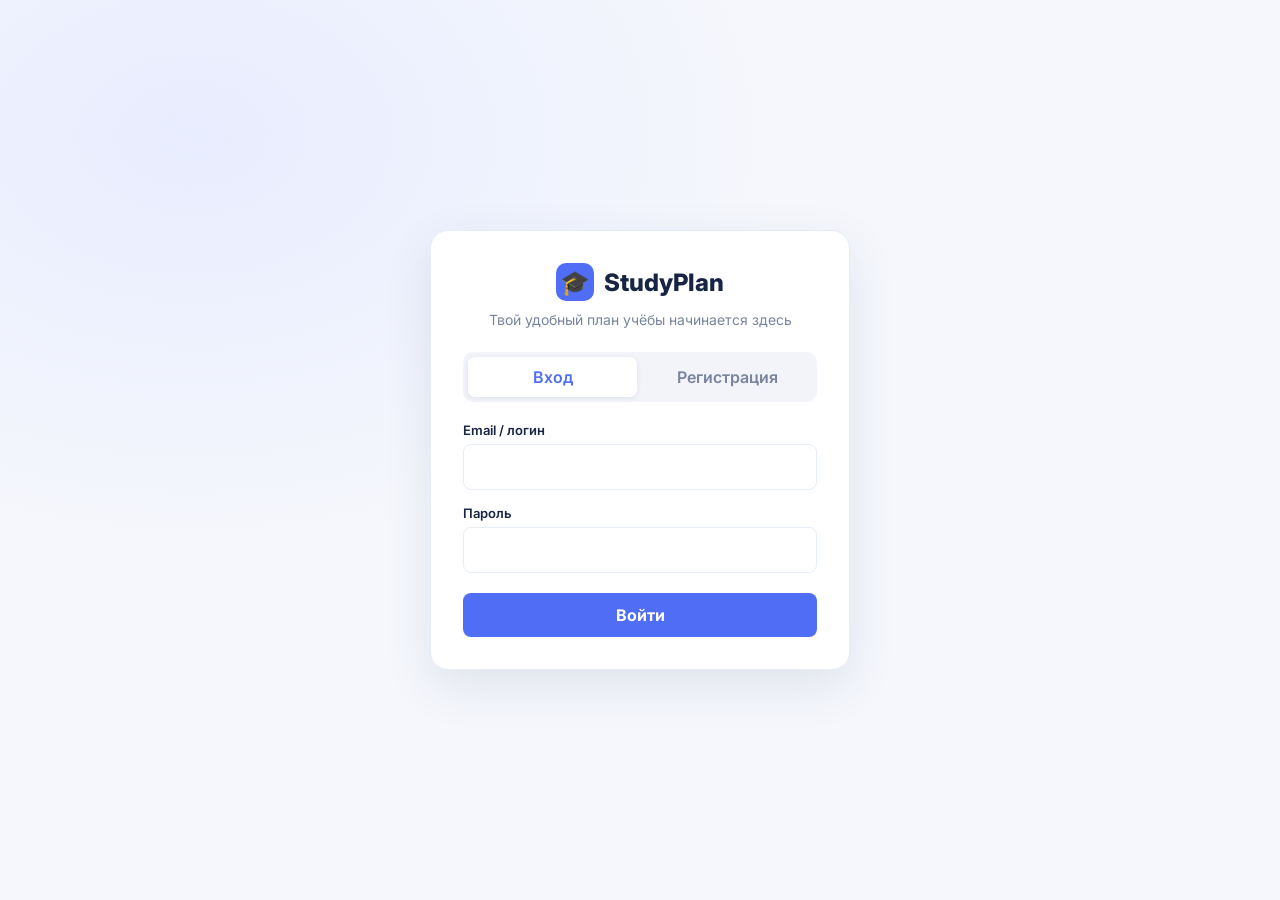
<file: index.html>
<!DOCTYPE html>
<html lang="ru">
<head>
    <meta charset="UTF-8">
    <meta name="viewport" content="width=device-width, initial-scale=1.0">
    <title>StudyPlan — Студенческий Дашборд</title>
    <link rel="preconnect" href="https://fonts.googleapis.com">
    <link rel="preconnect" href="https://fonts.gstatic.com" crossorigin>
    <link href="https://fonts.googleapis.com/css2?family=Inter:wght@400;500;600;700;800&display=swap" rel="stylesheet">
    <style>
        :root {
            --navy: #18233b;
            --blue: #4f6df5;
            --blue-hover: #3b58e0;
            --blue-light: #edf1ff;
            --text: #172443;
            --muted: #78849d;
            --border: #e7edf7;
            --background: #f5f7fc;
            --white: #ffffff;
            --green: #13a77c;
            --green-light: #dff8ee;
            --purple: #8257e8;
            --purple-light: #eee8ff;
            --orange: #e89a27;
            --orange-light: #fff0d9;
            --red: #d74444;
            --red-light: #ffebeb;
            --shadow: 0 4px 15px rgba(35, 57, 100, 0.04);
            --radius: 14px;
        }

        * {
            box-sizing: border-box;
            margin: 0;
            padding: 0;
        }

        body {
            font-family: 'Inter', -apple-system, BlinkMacSystemFont, sans-serif;
            background: var(--background);
            color: var(--text);
            font-size: 14px;
            line-height: 1.5;
            min-height: 100vh;
        }

        button, input, select {
            font: inherit;
        }

        button {
            cursor: pointer;
            border: none;
            background: none;
        }

        .app {
            display: flex;
            min-height: 100vh;
        }

        /* Sidebar */
        .sidebar {
            width: 245px;
            background: linear-gradient(180deg, #202e4e, #18233b);
            color: white;
            padding: 28px 16px;
            display: flex;
            flex-direction: column;
            flex-shrink: 0;
            position: sticky;
            top: 0;
            height: 100vh;
            overflow-y: auto;
        }

        .brand {
            font-size: 22px;
            font-weight: 800;
            color: white;
            text-decoration: none;
            margin: 0 8px 36px;
            display: flex;
            align-items: center;
            gap: 10px;
        }

        .brand-icon {
            background: var(--blue);
            width: 34px;
            height: 34px;
            border-radius: 8px;
            display: grid;
            place-items: center;
            font-size: 18px;
        }

        .navigation {
            display: flex;
            flex-direction: column;
            gap: 6px;
        }

        .nav-link {
            color: #c2cce2;
            text-decoration: none;
            display: flex;
            align-items: center;
            gap: 12px;
            padding: 12px 14px;
            border-radius: 10px;
            font-size: 14px;
            font-weight: 500;
            transition: all 0.2s;
        }

        .nav-link:hover, .nav-link.active {
            background: rgba(255, 255, 255, 0.12);
            color: white;
        }

        .nav-link.active {
            font-weight: 600;
            background: var(--blue);
        }

        .nav-icon {
            font-size: 16px;
            width: 20px;
            text-align: center;
        }

        .sidebar-card {
            margin-top: auto;
            background: rgba(255, 255, 255, 0.06);
            border-radius: 12px;
            padding: 16px;
            text-align: center;
            border: 1px solid rgba(255, 255, 255, 0.08);
        }

        .sidebar-card p {
            color: #d3dcf0;
            font-size: 12px;
            line-height: 1.5;
        }

        .sidebar-illustration {
            font-size: 42px;
            margin-top: 10px;
        }

        /* Main Content */
        .main {
            flex: 1;
            min-width: 0;
            padding: 0 28px 28px;
        }

        /* Topbar */
        .topbar {
            min-height: 74px;
            border-bottom: 1px solid var(--border);
            display: flex;
            justify-content: space-between;
            align-items: center;
            gap: 20px;
            margin-bottom: 24px;
            position: relative;
        }

        .search-box {
            position: relative;
            width: min(420px, 60%);
        }

        .search-box input {
            width: 100%;
            border: 1px solid var(--border);
            background: white;
            padding: 10px 14px 10px 38px;
            border-radius: 10px;
            font-size: 13px;
            outline: none;
            transition: border 0.2s;
        }

        .search-box input:focus {
            border-color: var(--blue);
        }

        .search-icon {
            position: absolute;
            left: 12px;
            top: 50%;
            transform: translateY(-50%);
            color: var(--muted);
            font-size: 14px;
        }

        .topbar-right {
            display: flex;
            align-items: center;
            gap: 16px;
        }

        .notif-btn {
            position: relative;
            width: 38px;
            height: 38px;
            border-radius: 50%;
            background: white;
            border: 1px solid var(--border);
            display: grid;
            place-items: center;
            font-size: 16px;
            color: var(--text);
            transition: background 0.2s;
        }

        .notif-btn:hover {
            background: var(--blue-light);
        }

        .notif-badge {
            position: absolute;
            top: -2px;
            right: -2px;
            background: var(--red);
            color: white;
            font-size: 10px;
            font-weight: 700;
            width: 16px;
            height: 16px;
            border-radius: 50%;
            display: grid;
            place-items: center;
            border: 2px solid white;
        }

        .profile-btn {
            display: flex;
            align-items: center;
            gap: 10px;
            padding: 6px 12px;
            background: white;
            border: 1px solid var(--border);
            border-radius: 20px;
            font-weight: 600;
            font-size: 13px;
            transition: all 0.2s;
        }

        .profile-btn:hover {
            background: var(--blue-light);
            border-color: #cbd8ff;
        }

        .profile-avatar {
            width: 28px;
            height: 28px;
            border-radius: 50%;
            background: #4f6df5;
            color: white;
            display: grid;
            place-items: center;
            font-size: 13px;
        }

        /* Notifications Dropdown */
        .notif-dropdown {
            position: absolute;
            top: 65px;
            right: 140px;
            width: 320px;
            background: white;
            border: 1px solid var(--border);
            border-radius: var(--radius);
            box-shadow: 0 10px 25px rgba(0,0,0,0.1);
            z-index: 100;
            display: none;
            padding: 12px;
        }

        .notif-dropdown.active {
            display: block;
        }

        .notif-header {
            display: flex;
            justify-content: space-between;
            align-items: center;
            padding-bottom: 8px;
            border-bottom: 1px solid var(--border);
            margin-bottom: 8px;
        }

        .notif-item {
            padding: 8px;
            border-radius: 8px;
            margin-bottom: 4px;
            background: #f8faff;
            font-size: 12px;
        }

        .notif-item strong {
            display: block;
            color: var(--text);
        }

        /* Welcome Banner */
        .welcome {
            display: flex;
            justify-content: space-between;
            align-items: center;
            gap: 20px;
            margin-bottom: 22px;
        }

        .welcome h1 {
            font-size: 26px;
            font-weight: 800;
            margin-bottom: 4px;
        }

        .welcome p {
            color: var(--muted);
            font-size: 14px;
        }

        .today-date-badge {
            background: white;
            border: 1px solid var(--border);
            padding: 8px 14px;
            border-radius: 10px;
            font-size: 13px;
            color: var(--text);
            font-weight: 500;
            display: flex;
            align-items: center;
            gap: 6px;
        }

        /* Stat Cards */
        .stats {
            display: grid;
            grid-template-columns: repeat(4, minmax(0, 1fr));
            gap: 16px;
            margin-bottom: 22px;
        }

        .stat-card {
            background: var(--white);
            border: 1px solid var(--border);
            border-radius: var(--radius);
            padding: 18px;
            box-shadow: var(--shadow);
            display: flex;
            flex-direction: column;
        }

        .stat-header {
            display: flex;
            justify-content: space-between;
            align-items: center;
            margin-bottom: 12px;
        }

        .stat-icon {
            width: 38px;
            height: 38px;
            border-radius: 10px;
            display: grid;
            place-items: center;
            font-size: 18px;
            font-weight: 700;
        }

        .blue { background: var(--blue-light); color: var(--blue); }
        .purple { background: var(--purple-light); color: var(--purple); }
        .green { background: var(--green-light); color: var(--green); }
        .orange { background: var(--orange-light); color: var(--orange); }

        .stat-card h2 {
            font-size: 26px;
            font-weight: 800;
            margin-bottom: 2px;
        }

        .stat-card p {
            color: var(--muted);
            font-size: 12px;
        }

        /* Main Content Grid */
        .content-grid {
            display: grid;
            grid-template-columns: minmax(0, 1.8fr) minmax(280px, 1fr);
            gap: 20px;
            align-items: start;
        }

        .left-column, .right-column {
            display: flex;
            flex-direction: column;
            gap: 20px;
            min-width: 0;
        }

        .panel {
            background: var(--white);
            border: 1px solid var(--border);
            border-radius: var(--radius);
            padding: 20px;
            box-shadow: var(--shadow);
        }

        .panel-header {
            display: flex;
            justify-content: space-between;
            align-items: center;
            gap: 12px;
            margin-bottom: 16px;
        }

        .panel-header h2 {
            font-size: 17px;
            font-weight: 700;
        }

        .muted {
            color: var(--muted);
        }

        .btn-primary {
            background: var(--blue);
            color: white;
            padding: 8px 14px;
            border-radius: 8px;
            font-size: 13px;
            font-weight: 600;
            transition: background 0.2s;
        }

        .btn-primary:hover {
            background: var(--blue-hover);
        }

        .btn-secondary {
            background: #f0f3f9;
            color: var(--text);
            padding: 8px 14px;
            border-radius: 8px;
            font-size: 13px;
            font-weight: 600;
        }

        /* Action Buttons for Items */
        .action-btns {
            display: flex;
            align-items: center;
            gap: 4px;
        }

        .edit-btn, .delete-btn {
            padding: 4px 8px;
            border-radius: 6px;
            font-size: 13px;
            transition: background 0.2s;
        }

        .edit-btn {
            color: var(--blue);
        }

        .edit-btn:hover {
            background: var(--blue-light);
        }

        .delete-btn {
            color: var(--muted);
        }

        .delete-btn:hover {
            color: var(--red);
            background: var(--red-light);
        }

        /* Tasks Panel */
        .task-filters {
            display: flex;
            gap: 6px;
            border-bottom: 1px solid var(--border);
            padding-bottom: 10px;
            margin-bottom: 12px;
        }

        .filter-btn {
            padding: 6px 12px;
            border-radius: 6px;
            font-size: 12px;
            color: var(--muted);
            font-weight: 500;
        }

        .filter-btn.active {
            background: var(--blue-light);
            color: var(--blue);
            font-weight: 600;
        }

        .task-list {
            display: flex;
            flex-direction: column;
            gap: 8px;
        }

        .task-row {
            display: flex;
            align-items: center;
            gap: 12px;
            padding: 10px;
            border-radius: 8px;
            border: 1px solid #f0f3f9;
            transition: background 0.15s;
        }

        .task-row:hover {
            background: #f8faff;
        }

        .task-checkbox {
            width: 18px;
            height: 18px;
            accent-color: var(--blue);
            cursor: pointer;
        }

        .task-info {
            flex: 1;
            min-width: 0;
        }

        .task-title {
            font-weight: 500;
            font-size: 13px;
        }

        .task-meta {
            font-size: 11px;
            color: var(--muted);
            margin-top: 2px;
        }

        .task-row.completed .task-title {
            text-decoration: line-through;
            color: var(--muted);
        }

        .priority-tag {
            padding: 3px 8px;
            border-radius: 4px;
            font-size: 10px;
            font-weight: 600;
        }

        .priority-High { background: var(--red-light); color: var(--red); }
        .priority-Medium { background: var(--orange-light); color: var(--orange); }
        .priority-Low { background: var(--green-light); color: var(--green); }

        /* Timetable / Schedule Panel */
        .week-tabs {
            display: flex;
            gap: 4px;
            margin-bottom: 14px;
            overflow-x: auto;
            padding-bottom: 4px;
        }

        .week-tab {
            padding: 6px 12px;
            border-radius: 6px;
            font-size: 12px;
            color: var(--muted);
            background: #f0f3f9;
            font-weight: 600;
            flex-shrink: 0;
        }

        .week-tab.active {
            background: var(--blue);
            color: white;
        }

        .schedule-list {
            display: flex;
            flex-direction: column;
            gap: 10px;
        }

        .schedule-item {
            display: grid;
            grid-template-columns: 80px 1fr auto;
            gap: 12px;
            padding: 10px 12px;
            background: #f8faff;
            border-radius: 8px;
            border-left: 3px solid var(--blue);
            align-items: center;
        }

        .schedule-time {
            font-size: 11px;
            color: var(--muted);
            font-weight: 600;
        }

        .schedule-details strong {
            display: block;
            font-size: 13px;
        }

        .schedule-details span {
            font-size: 11px;
            color: var(--muted);
        }

        /* Forms */
        .form-wrap {
            background: #f8faff;
            border: 1px solid var(--border);
            border-radius: 10px;
            padding: 14px;
            margin-bottom: 14px;
        }

        .form-wrap label {
            display: block;
            font-size: 11px;
            font-weight: 600;
            margin-bottom: 4px;
        }

        .form-wrap input, .form-wrap select {
            width: 100%;
            padding: 8px;
            border: 1px solid var(--border);
            border-radius: 6px;
            font-size: 13px;
            margin-bottom: 10px;
        }

        .form-actions {
            display: flex;
            justify-content: flex-end;
            gap: 8px;
        }

        /* Calendar Panel */
        .calendar-heading {
            display: flex;
            justify-content: space-between;
            align-items: center;
            margin-bottom: 12px;
        }

        .calendar-heading button {
            color: var(--blue);
            font-size: 18px;
            font-weight: 700;
            padding: 2px 8px;
        }

        .calendar-grid {
            display: grid;
            grid-template-columns: repeat(7, 1fr);
            gap: 4px;
            text-align: center;
        }

        .calendar-weekdays {
            color: var(--muted);
            font-size: 11px;
            font-weight: 600;
            margin-bottom: 6px;
        }

        .calendar-day {
            aspect-ratio: 1;
            display: grid;
            place-items: center;
            border-radius: 50%;
            font-size: 12px;
            cursor: pointer;
        }

        .calendar-day.today {
            background: var(--blue);
            color: white;
            font-weight: 700;
        }

        .calendar-day:hover:not(.blank):not(.today) {
            background: var(--blue-light);
        }

        /* Exams Panel */
        .exam-item {
            display: flex;
            align-items: center;
            gap: 12px;
            padding: 10px 0;
            border-bottom: 1px solid var(--border);
        }

        .exam-item:last-child {
            border-bottom: 0;
        }

        .exam-icon {
            font-size: 20px;
            background: var(--blue-light);
            padding: 8px;
            border-radius: 8px;
        }

        .exam-info {
            flex: 1;
        }

        .exam-info strong {
            display: block;
            font-size: 13px;
        }

        .exam-info span {
            font-size: 11px;
            color: var(--muted);
        }

        /* Subject Progress */
        .subject-progress {
            display: flex;
            flex-direction: column;
            gap: 12px;
            margin-top: 10px;
        }

        .subject-item {
            display: flex;
            flex-direction: column;
            gap: 4px;
        }

        .subject-header {
            display: flex;
            justify-content: space-between;
            align-items: center;
            font-size: 12px;
        }

        .progress-track {
            height: 6px;
            background: #edf0f8;
            border-radius: 10px;
            overflow: hidden;
        }

        .progress-fill {
            height: 100%;
            background: var(--blue);
            border-radius: 10px;
            transition: width 0.3s;
        }

        /* Profile Modal */
        .modal {
            position: fixed;
            top: 0;
            left: 0;
            width: 100vw;
            height: 100vh;
            background: rgba(0,0,0,0.4);
            display: none;
            place-items: center;
            z-index: 200;
        }

        .modal.active {
            display: grid;
        }

        .modal-card {
            background: white;
            padding: 24px;
            border-radius: var(--radius);
            width: min(400px, 90%);
        }

        .hidden { display: none !important; }

        @media (max-width: 900px) {
            .stats { grid-template-columns: repeat(2, 1fr); }
            .content-grid { grid-template-columns: 1fr; }
            .sidebar { width: 70px; padding: 16px 8px; }
            .brand span, .nav-link span, .sidebar-card { display: none; }
        }
    </style>
</head>
<body>

<div class="app">
    <!-- Sidebar -->
    <aside class="sidebar">
        <a href="#" class="brand">
            <div class="brand-icon">🎓</div>
            <span>StudyPlan</span>
        </a>

        <nav class="navigation">
            <a href="#dashboard" class="nav-link active">
                <span class="nav-icon">⌂</span>
                <span>Главная</span>
            </a>
            <a href="#tasks" class="nav-link">
                <span class="nav-icon">☑</span>
                <span>Задания</span>
            </a>
            <a href="#schedule" class="nav-link">
                <span class="nav-icon">▦</span>
                <span>Расписание</span>
            </a>
            <a href="#exams" class="nav-link">
                <span class="nav-icon">✎</span>
                <span>Экзамены</span>
            </a>
            <a href="#progress" class="nav-link">
                <span class="nav-icon">▥</span>
                <span>Прогресс</span>
            </a>
        </nav>

        <div class="sidebar-card">
            <p>Маленькие шаги каждый день приводят к большим результатам!</p>
            <div class="sidebar-illustration">📚☕</div>
        </div>
    </aside>

    <!-- Main Section -->
    <main class="main">
        <!-- Topbar -->
        <header class="topbar">
            <div class="search-box">
                <span class="search-icon">🔍</span>
                <input type="search" id="searchInput" placeholder="Поиск заданий...">
            </div>

            <div class="topbar-right">
                <button class="notif-btn" id="notifBtn">
                    🔔
                    <span class="notif-badge" id="notifBadge">2</span>
                </button>

                <!-- Notifications Dropdown -->
                <div class="notif-dropdown" id="notifDropdown">
                    <div class="notif-header">
                        <strong>Уведомления</strong>
                        <button style="font-size: 11px; color: var(--blue);" id="clearNotifs">Очистить</button>
                    </div>
                    <div id="notifList">
                        <div class="notif-item">
                            <strong>Скоро экзамен по Математике!</strong>
                            <span class="muted">Через 3 дня в 10:00</span>
                        </div>
                        <div class="notif-item">
                            <strong>Лабораторная по Python</strong>
                            <span class="muted">Дедлайн сегодня</span>
                        </div>
                    </div>
                </div>

                <button class="profile-btn" id="profileBtn">
                    <div class="profile-avatar" id="avatarLetter">А</div>
                    <span id="userNameDisplay">User</span>
                </button>
            </div>
        </header>

        <!-- Welcome Banner -->
        <section class="welcome" id="dashboard">
            <div>
                <h1 id="greetingText">Привет, User! 👋</h1>
                <p>Пусть твои планы сегодня станут реальностью! 🚀</p>
            </div>
            <div class="today-date-badge">
                📅 <span id="todayDateStr">--.--.----</span>
            </div>
        </section>

        <!-- Dynamic Stat Cards -->
        <section class="stats">
            <article class="stat-card">
                <div class="stat-header">
                    <div class="stat-icon blue">✓</div>
                </div>
                <h2 id="todayCount">0</h2>
                <p>Заданий в работе</p>
            </article>

            <article class="stat-card">
                <div class="stat-header">
                    <div class="stat-icon purple">▦</div>
                </div>
                <h2 id="examCount">0</h2>
                <p>Экзамена в этом месяце</p>
            </article>

            <article class="stat-card">
                <div class="stat-header">
                    <div class="stat-icon green">▣</div>
                </div>
                <h2 id="subjectCount">0</h2>
                <p>Предметов</p>
            </article>

            <article class="stat-card">
                <div class="stat-header">
                    <div class="stat-icon orange">◔</div>
                </div>
                <h2 id="progressNumber">0%</h2>
                <p>Общий прогресс</p>
            </article>
        </section>

        <!-- Grid Layout -->
        <div class="content-grid">
            <!-- Left Column -->
            <div class="left-column">
                <!-- Tasks Panel -->
                <section class="panel" id="tasks">
                    <div class="panel-header">
                        <div>
                            <h2>Ближайшие задания</h2>
                            <p class="muted" style="font-size: 12px;">Организуй свои задачи</p>
                        </div>
                        <button class="btn-primary" id="addTaskBtn">+ Добавить</button>
                    </div>

                    <!-- Task Add / Edit Form -->
                    <div class="form-wrap hidden" id="taskFormWrap">
                        <input type="hidden" id="editingTaskId">
                        <label>Название задания</label>
                        <input type="text" id="taskTitle" placeholder="Например, Сдать лабораторную работу" required>
                        <div style="display: grid; grid-template-columns: 1fr 1fr; gap: 10px;">
                            <div>
                                <label>Дата дедлайна</label>
                                <input type="date" id="taskDate">
                            </div>
                            <div>
                                <label>Приоритет</label>
                                <select id="taskPriority">
                                    <option value="Low">Низкий</option>
                                    <option value="Medium" selected>Средний</option>
                                    <option value="High">Высокий</option>
                                </select>
                            </div>
                        </div>
                        <div class="form-actions">
                            <button type="button" class="btn-secondary" id="cancelTaskBtn">Отмена</button>
                            <button type="button" class="btn-primary" id="saveTaskBtn">Сохранить</button>
                        </div>
                    </div>

                    <!-- Filters -->
                    <div class="task-filters">
                        <button class="filter-btn active" data-filter="all">Все</button>
                        <button class="filter-btn" data-filter="active">Активные</button>
                        <button class="filter-btn" data-filter="completed">Завершенные</button>
                    </div>

                    <!-- Tasks List -->
                    <div class="task-list" id="taskList"></div>
                </section>

                <!-- Weekly Schedule Panel -->
                <section class="panel" id="schedule">
                    <div class="panel-header">
                        <h2>Расписание на неделю</h2>
                        <button class="btn-secondary" style="font-size: 11px;" id="addScheduleBtn">+ Занятие</button>
                    </div>

                    <!-- Schedule Add / Edit Form -->
                    <div class="form-wrap hidden" id="scheduleFormWrap">
                        <input type="hidden" id="editingSchedIndex">
                        <label>Предмет</label>
                        <input type="text" id="schedSubject" placeholder="Математика">
                        <label>Время</label>
                        <input type="text" id="schedTime" placeholder="08:00 - 09:30">
                        <label>Аудитория / Преподаватель</label>
                        <input type="text" id="schedRoom" placeholder="Ауд. 101 | Иванов И.И.">
                        <div class="form-actions">
                            <button type="button" class="btn-secondary" id="cancelSchedBtn">Отмена</button>
                            <button type="button" class="btn-primary" id="saveSchedBtn">Сохранить</button>
                        </div>
                    </div>

                    <div class="week-tabs" id="weekTabs">
                        <button class="week-tab active" data-day="Mon">Пн</button>
                        <button class="week-tab" data-day="Tue">Вт</button>
                        <button class="week-tab" data-day="Wed">Ср</button>
                        <button class="week-tab" data-day="Thu">Чт</button>
                        <button class="week-tab" data-day="Fri">Пт</button>
                        <button class="week-tab" data-day="Sat">Сб</button>
                    </div>

                    <div class="schedule-list" id="scheduleList"></div>
                </section>
            </div>

            <!-- Right Column -->
            <div class="right-column">
                <!-- Auto Calendar -->
                <section class="panel">
                    <div class="calendar-heading">
                        <button id="prevMonth">‹</button>
                        <strong id="monthLabel" style="font-size: 14px;">---</strong>
                        <button id="nextMonth">›</button>
                    </div>
                    <div class="calendar-grid calendar-weekdays">
                        <span>Пн</span><span>Вт</span><span>Ср</span><span>Чт</span><span>Пт</span><span>Сб</span><span>Вс</span>
                    </div>
                    <div class="calendar-grid" id="calendarDays"></div>
                </section>

                <!-- Subject Progress Panel -->
                <section class="panel" id="progress">
                    <div class="panel-header">
                        <h2>Прогресс по предметам</h2>
                        <button class="btn-secondary" style="font-size: 11px;" id="addSubjectBtn">+ Предмет</button>
                    </div>

                    <!-- Subject Add / Edit Form -->
                    <div class="form-wrap hidden" id="subjectFormWrap">
                        <input type="hidden" id="editingSubjectId">
                        <label>Название предмета</label>
                        <input type="text" id="subjectNameInput" placeholder="Математика">
                        <label>Прогресс (%)</label>
                        <input type="number" id="subjectProgInput" min="0" max="100" placeholder="80">
                        <div class="form-actions">
                            <button type="button" class="btn-secondary" id="cancelSubjectBtn">Отмена</button>
                            <button type="button" class="btn-primary" id="saveSubjectBtn">Сохранить</button>
                        </div>
                    </div>

                    <div class="subject-progress" id="subjectProgressList"></div>
                </section>

                <!-- Exams Panel -->
                <section class="panel" id="exams">
                    <div class="panel-header">
                        <h2>Ближайшие экзамены</h2>
                        <button class="btn-secondary" style="font-size: 11px;" id="addExamBtn">+ Экзамен</button>
                    </div>

                    <!-- Exam Add / Edit Form -->
                    <div class="form-wrap hidden" id="examFormWrap">
                        <input type="hidden" id="editingExamId">
                        <label>Предмет</label>
                        <input type="text" id="examSubject" placeholder="Высшая Математика">
                        <label>Дата экзамена</label>
                        <input type="date" id="examDate">
                        <div class="form-actions">
                            <button type="button" class="btn-secondary" id="cancelExamBtn">Отмена</button>
                            <button type="button" class="btn-primary" id="saveExamBtn">Сохранить</button>
                        </div>
                    </div>

                    <div id="examList"></div>
                </section>
            </div>
        </div>
    </main>
</div>

<!-- Profile Modal -->
<div class="modal" id="profileModal">
    <div class="modal-card">
        <h2 style="margin-bottom: 14px;">Настройки Профиля</h2>
        <label style="font-size: 12px; font-weight: 600;">Ваше Имя</label>
        <input type="text" id="profileNameInput" style="width: 100%; padding: 8px; margin: 6px 0 16px; border: 1px solid var(--border); border-radius: 6px;">
        <div class="form-actions">
            <button class="btn-secondary" id="closeProfileBtn">Закрыть</button>
            <button class="btn-primary" id="saveProfileBtn">Сохранить</button>
        </div>
    </div>
</div>

<script>
    if (!localStorage.getItem('sp_is_logged_in')) {
    window.location.href = 'login.html';
    }
    // Global State & Storage
    let tasks = JSON.parse(localStorage.getItem('sp_tasks')) || [
        { id: '1', title: 'Сдать лабораторную работу по Python', date: '2026-10-22', priority: 'High', completed: false },
        { id: '2', title: 'Подготовиться к экзамену по математике', date: '2026-10-25', priority: 'Medium', completed: false }
    ];

    let exams = JSON.parse(localStorage.getItem('sp_exams')) || [
        { id: '1', subject: 'Математика', date: '2026-10-25' },
        { id: '2', subject: 'Программирование', date: '2026-11-05' }
    ];

    let subjects = JSON.parse(localStorage.getItem('sp_subjects')) || [
        { id: '1', name: 'Python Programming', progress: 80, color: 'var(--blue)' },
        { id: '2', name: 'Математика', progress: 60, color: 'var(--purple)' },
        { id: '3', name: 'Физика', progress: 40, color: 'var(--green)' }
    ];

    let schedule = JSON.parse(localStorage.getItem('sp_schedule')) || {
        Mon: [{ time: '08:00 - 09:30', subject: 'Математика', room: 'Ауд. 101' }],
        Tue: [
            { time: '10:00 - 11:30', subject: 'Python', room: 'Ауд. 203' },
            { time: '12:00 - 13:30', subject: 'физра', room: 'на улице / Иброхимов Байл Тилекович' }
        ],
        Wed: [{ time: '13:00 - 14:30', subject: 'Физика', room: 'Ауд. 305' }],
        Thu: [], Fri: [], Sat: []
    };

    const savedUser = JSON.parse(localStorage.getItem('sp_user') || 'null');
    let userProfile = JSON.parse(localStorage.getItem('sp_profile')) || { name: savedUser?.name || 'User' };

    let currentFilter = 'all';
    let currentDay = 'Tue';
    let calendarDate = new Date();

    const $ = sel => document.querySelector(sel);

    document.addEventListener('DOMContentLoaded', () => {
        initDateAndGreeting();
        renderProfile();
        renderTasks();
        renderExams();
        renderSchedule();
        renderSubjects();
        renderCalendar();
        setupEventListeners();
    });

    function renderProfile() {
        $('#userNameDisplay').textContent = userProfile.name;
        $('#avatarLetter').textContent = userProfile.name.charAt(0).toUpperCase();
        $('#greetingText').textContent = `Привет, ${userProfile.name}! 👋`;
    }

    function initDateAndGreeting() {
        const now = new Date();
        const options = { weekday: 'long', day: 'numeric', month: 'long', year: 'numeric' };
        $('#todayDateStr').textContent = now.toLocaleDateString('ru-RU', options);
    }

    // TASKS FUNCTIONS
    function renderTasks() {
        const searchVal = $('#searchInput').value.toLowerCase();
        const filtered = tasks.filter(t => {
            const matchesFilter = currentFilter === 'all' || 
                (currentFilter === 'active' && !t.completed) || 
                (currentFilter === 'completed' && t.completed);
            const matchesSearch = t.title.toLowerCase().includes(searchVal);
            return matchesFilter && matchesSearch;
        });

        const container = $('#taskList');
        if (filtered.length === 0) {
            container.innerHTML = `<p class="muted" style="text-align: center; padding: 12px;">Заданий не найдено</p>`;
        } else {
            container.innerHTML = filtered.map(t => `
                <div class="task-row ${t.completed ? 'completed' : ''}">
                    <input type="checkbox" class="task-checkbox" ${t.completed ? 'checked' : ''} onchange="toggleTask('${t.id}')">
                    <div class="task-info">
                        <div class="task-title">${escapeHTML(t.title)}</div>
                        <div class="task-meta">${t.date ? 'До: ' + t.date : 'Без срока'}</div>
                    </div>
                    <span class="priority-tag priority-${t.priority}">${t.priority}</span>
                    <div class="action-btns">
                        <button class="edit-btn" onclick="editTask('${t.id}')">✏️</button>
                        <button class="delete-btn" onclick="deleteTask('${t.id}')">🗑️</button>
                    </div>
                </div>
            `).join('');
        }

        updateStats();
    }

    function toggleTask(id) {
        tasks = tasks.map(t => t.id === id ? { ...t, completed: !t.completed } : t);
        saveAndReload();
    }

    function deleteTask(id) {
        if(confirm("Удалить это задание?")) {
            tasks = tasks.filter(t => t.id !== id);
            saveAndReload();
        }
    }

    function editTask(id) {
        const task = tasks.find(t => t.id === id);
        if(!task) return;
        $('#editingTaskId').value = task.id;
        $('#taskTitle').value = task.title;
        $('#taskDate').value = task.date || '';
        $('#taskPriority').value = task.priority;
        $('#taskFormWrap').classList.remove('hidden');
    }

    // SCHEDULE FUNCTIONS
    function renderSchedule() {
        const list = schedule[currentDay] || [];
        const container = $('#scheduleList');

        if (list.length === 0) {
            container.innerHTML = `<p class="muted" style="text-align: center; padding: 10px;">Выходной день или нет пар</p>`;
            return;
        }

        container.innerHTML = list.map((s, index) => `
            <div class="schedule-item">
                <div class="schedule-time">${escapeHTML(s.time || 'Время не указано')}</div>
                <div class="schedule-details">
                    <strong>${escapeHTML(s.subject)}</strong>
                    <span>${escapeHTML(s.room)}</span>
                </div>
                <div class="action-btns">
                    <button class="edit-btn" onclick="editSchedule(${index})">✏️</button>
                    <button class="delete-btn" onclick="deleteSchedule(${index})">🗑️</button>
                </div>
            </div>
        `).join('');
    }

    function deleteSchedule(index) {
        if(confirm("Удалить это занятие из расписания?")) {
            schedule[currentDay].splice(index, 1);
            saveAndReload();
            renderSchedule();
        }
    }

    function editSchedule(index) {
        const item = schedule[currentDay][index];
        if(!item) return;
        $('#editingSchedIndex').value = index;
        $('#schedSubject').value = item.subject;
        $('#schedTime').value = item.time;
        $('#schedRoom').value = item.room;
        $('#scheduleFormWrap').classList.remove('hidden');
    }

    // EXAMS FUNCTIONS
    function renderExams() {
        const container = $('#examList');
        if (exams.length === 0) {
            container.innerHTML = `<p class="muted" style="text-align: center; padding: 10px;">Экзаменов нет</p>`;
            return;
        }

        container.innerHTML = exams.map(e => `
            <div class="exam-item">
                <div class="exam-icon">📐</div>
                <div class="exam-info">
                    <strong>${escapeHTML(e.subject)}</strong>
                    <span>Дата: ${e.date || 'Не указана'}</span>
                </div>
                <div class="action-btns">
                    <button class="edit-btn" onclick="editExam('${e.id}')">✏️</button>
                    <button class="delete-btn" onclick="deleteExam('${e.id}')">🗑️</button>
                </div>
            </div>
        `).join('');

        $('#examCount').textContent = exams.length;
    }

    function deleteExam(id) {
        if(confirm("Удалить этот экзамен?")) {
            exams = exams.filter(e => e.id !== id);
            saveAndReload();
        }
    }

    function editExam(id) {
        const exam = exams.find(e => e.id === id);
        if(!exam) return;
        $('#editingExamId').value = exam.id;
        $('#examSubject').value = exam.subject;
        $('#examDate').value = exam.date || '';
        $('#examFormWrap').classList.remove('hidden');
    }

    // SUBJECTS & PROGRESS FUNCTIONS
    function renderSubjects() {
        const container = $('#subjectProgressList');
        if (subjects.length === 0) {
            container.innerHTML = `<p class="muted" style="text-align: center; padding: 10px;">Предметов пока нет</p>`;
            $('#subjectCount').textContent = 0;
            return;
        }

        container.innerHTML = subjects.map(sb => `
            <div class="subject-item">
                <div class="subject-header">
                    <span>${escapeHTML(sb.name)}</span>
                    <div style="display: flex; align-items: center; gap: 8px;">
                        <strong>${sb.progress}%</strong>
                        <button class="edit-btn" style="padding:0;" onclick="editSubject('${sb.id}')">✏️</button>
                        <button class="delete-btn" style="padding:0;" onclick="deleteSubject('${sb.id}')">🗑️</button>
                    </div>
                </div>
                <div class="progress-track">
                    <div class="progress-fill" style="width: ${sb.progress}%; background: ${sb.color || 'var(--blue)'};"></div>
                </div>
            </div>
        `).join('');

        $('#subjectCount').textContent = subjects.length;
    }

    function deleteSubject(id) {
        if(confirm("Удалить этот предмет?")) {
            subjects = subjects.filter(s => s.id !== id);
            saveAndReload();
            renderSubjects();
        }
    }

    function editSubject(id) {
        const sb = subjects.find(s => s.id === id);
        if(!sb) return;
        $('#editingSubjectId').value = sb.id;
        $('#subjectNameInput').value = sb.name;
        $('#subjectProgInput').value = sb.progress;
        $('#subjectFormWrap').classList.remove('hidden');
    }

    // STATS
    function updateStats() {
        const activeTasks = tasks.filter(t => !t.completed).length;
        const total = tasks.length;
        const progress = total > 0 ? Math.round(((total - activeTasks) / total) * 100) : 0;

        $('#todayCount').textContent = activeTasks;
        $('#progressNumber').textContent = `${progress}%`;
    }

    // CALENDAR
    function renderCalendar() {
        const year = calendarDate.getFullYear();
        const month = calendarDate.getMonth();

        $('#monthLabel').textContent = calendarDate.toLocaleDateString('ru-RU', { month: 'long', year: 'numeric' });

        const firstDay = new Date(year, month, 1);
        const daysInMonth = new Date(year, month + 1, 0).getDate();
        const offset = (firstDay.getDay() + 6) % 7;

        const today = new Date();
        const isCurrentMonth = today.getFullYear() === year && today.getMonth() === month;

        let html = '';
        for (let i = 0; i < offset; i++) html += `<span class="calendar-day blank"></span>`;

        for (let d = 1; d <= daysInMonth; d++) {
            const isToday = isCurrentMonth && today.getDate() === d;
            html += `<span class="calendar-day ${isToday ? 'today' : ''}">${d}</span>`;
        }

        $('#calendarDays').innerHTML = html;
    }

    function saveAndReload() {
        localStorage.setItem('sp_tasks', JSON.stringify(tasks));
        localStorage.setItem('sp_exams', JSON.stringify(exams));
        localStorage.setItem('sp_schedule', JSON.stringify(schedule));
        localStorage.setItem('sp_subjects', JSON.stringify(subjects));
        localStorage.setItem('sp_profile', JSON.stringify(userProfile));
        renderTasks();
        renderExams();
        renderSubjects();
    }

    function escapeHTML(str) {
        return String(str).replace(/[&<>"']/g, match => ({
            '&': '&amp;', '<': '&lt;', '>': '&gt;', '"': '&quot;', "'": '&#39;'
        })[match]);
    }

    function setupEventListeners() {
        // Task Filters
        document.querySelectorAll('.filter-btn').forEach(btn => {
            btn.addEventListener('click', (e) => {
                document.querySelectorAll('.filter-btn').forEach(b => b.classList.remove('active'));
                e.target.classList.add('active');
                currentFilter = e.target.dataset.filter;
                renderTasks();
            });
        });

        $('#searchInput').addEventListener('input', renderTasks);

        // Task Form Toggle & Save
        $('#addTaskBtn').addEventListener('click', () => {
            $('#editingTaskId').value = '';
            $('#taskTitle').value = '';
            $('#taskDate').value = '';
            $('#taskFormWrap').classList.remove('hidden');
        });
        $('#cancelTaskBtn').addEventListener('click', () => $('#taskFormWrap').classList.add('hidden'));

        $('#saveTaskBtn').addEventListener('click', () => {
            const title = $('#taskTitle').value.trim();
            if (!title) return;
            const editId = $('#editingTaskId').value;

            if (editId) {
                tasks = tasks.map(t => t.id === editId ? {
                    ...t,
                    title,
                    date: $('#taskDate').value,
                    priority: $('#taskPriority').value
                } : t);
            } else {
                tasks.unshift({
                    id: Date.now().toString(),
                    title,
                    date: $('#taskDate').value,
                    priority: $('#taskPriority').value,
                    completed: false
                });
            }

            $('#taskFormWrap').classList.add('hidden');
            saveAndReload();
        });

        // Schedule Tabs
        document.querySelectorAll('.week-tab').forEach(tab => {
            tab.addEventListener('click', (e) => {
                document.querySelectorAll('.week-tab').forEach(t => t.classList.remove('active'));
                e.target.classList.add('active');
                currentDay = e.target.dataset.day;
                renderSchedule();
            });
        });

        // Schedule Add / Edit Form
        $('#addScheduleBtn').addEventListener('click', () => {
            $('#editingSchedIndex').value = '';
            $('#schedSubject').value = '';
            $('#schedTime').value = '';
            $('#schedRoom').value = '';
            $('#scheduleFormWrap').classList.remove('hidden');
        });
        $('#cancelSchedBtn').addEventListener('click', () => $('#scheduleFormWrap').classList.add('hidden'));
        $('#saveSchedBtn').addEventListener('click', () => {
            const subject = $('#schedSubject').value.trim();
            const time = $('#schedTime').value.trim();
            const room = $('#schedRoom').value.trim();
            if (!subject) return;

            const editIndex = $('#editingSchedIndex').value;
            if (!schedule[currentDay]) schedule[currentDay] = [];

            if (editIndex !== '') {
                schedule[currentDay][editIndex] = { time, subject, room };
            } else {
                schedule[currentDay].push({ time, subject, room });
            }

            $('#scheduleFormWrap').classList.add('hidden');
            saveAndReload();
            renderSchedule();
        });

        // Exam Add / Edit Form
        $('#addExamBtn').addEventListener('click', () => {
            $('#editingExamId').value = '';
            $('#examSubject').value = '';
            $('#examDate').value = '';
            $('#examFormWrap').classList.remove('hidden');
        });
        $('#cancelExamBtn').addEventListener('click', () => $('#examFormWrap').classList.add('hidden'));
        $('#saveExamBtn').addEventListener('click', () => {
            const subject = $('#examSubject').value.trim();
            const date = $('#examDate').value;
            if (!subject) return;

            const editId = $('#editingExamId').value;
            if (editId) {
                exams = exams.map(e => e.id === editId ? { ...e, subject, date } : e);
            } else {
                exams.push({ id: Date.now().toString(), subject, date });
            }

            $('#examFormWrap').classList.add('hidden');
            saveAndReload();
        });

        // Subject Add / Edit Form
        $('#addSubjectBtn').addEventListener('click', () => {
            $('#editingSubjectId').value = '';
            $('#subjectNameInput').value = '';
            $('#subjectProgInput').value = '';
            $('#subjectFormWrap').classList.remove('hidden');
        });
        $('#cancelSubjectBtn').addEventListener('click', () => $('#subjectFormWrap').classList.add('hidden'));
        $('#saveSubjectBtn').addEventListener('click', () => {
            const name = $('#subjectNameInput').value.trim();
            const progress = parseInt($('#subjectProgInput').value) || 0;
            if (!name) return;

            const editId = $('#editingSubjectId').value;
            if (editId) {
                subjects = subjects.map(s => s.id === editId ? { ...s, name, progress } : s);
            } else {
                subjects.push({ id: Date.now().toString(), name, progress, color: 'var(--blue)' });
            }

            $('#subjectFormWrap').classList.add('hidden');
            saveAndReload();
            renderSubjects();
        });

        // Profile Modal
        $('#profileBtn').addEventListener('click', () => {
            $('#profileNameInput').value = userProfile.name;
            $('#profileModal').classList.add('active');
        });
        $('#closeProfileBtn').addEventListener('click', () => $('#profileModal').classList.remove('active'));
        $('#saveProfileBtn').addEventListener('click', () => {
            userProfile.name = $('#profileNameInput').value.trim() || 'User';
            saveAndReload();
            renderProfile();
            $('#profileModal').classList.remove('active');
        });

        // Calendar Controls
        $('#prevMonth').addEventListener('click', () => {
            calendarDate.setMonth(calendarDate.getMonth() - 1);
            renderCalendar();
        });
        $('#nextMonth').addEventListener('click', () => {
            calendarDate.setMonth(calendarDate.getMonth() + 1);
            renderCalendar();
        });

        // Notifications
        $('#notifBtn').addEventListener('click', () => $('#notifDropdown').classList.toggle('active'));
        $('#clearNotifs').addEventListener('click', () => {
            $('#notifList').innerHTML = `<p class="muted" style="text-align: center;">Уведомлений нет</p>`;
            $('#notifBadge').style.display = 'none';
        });
    }
</script>
</body>
</html>
</file>
